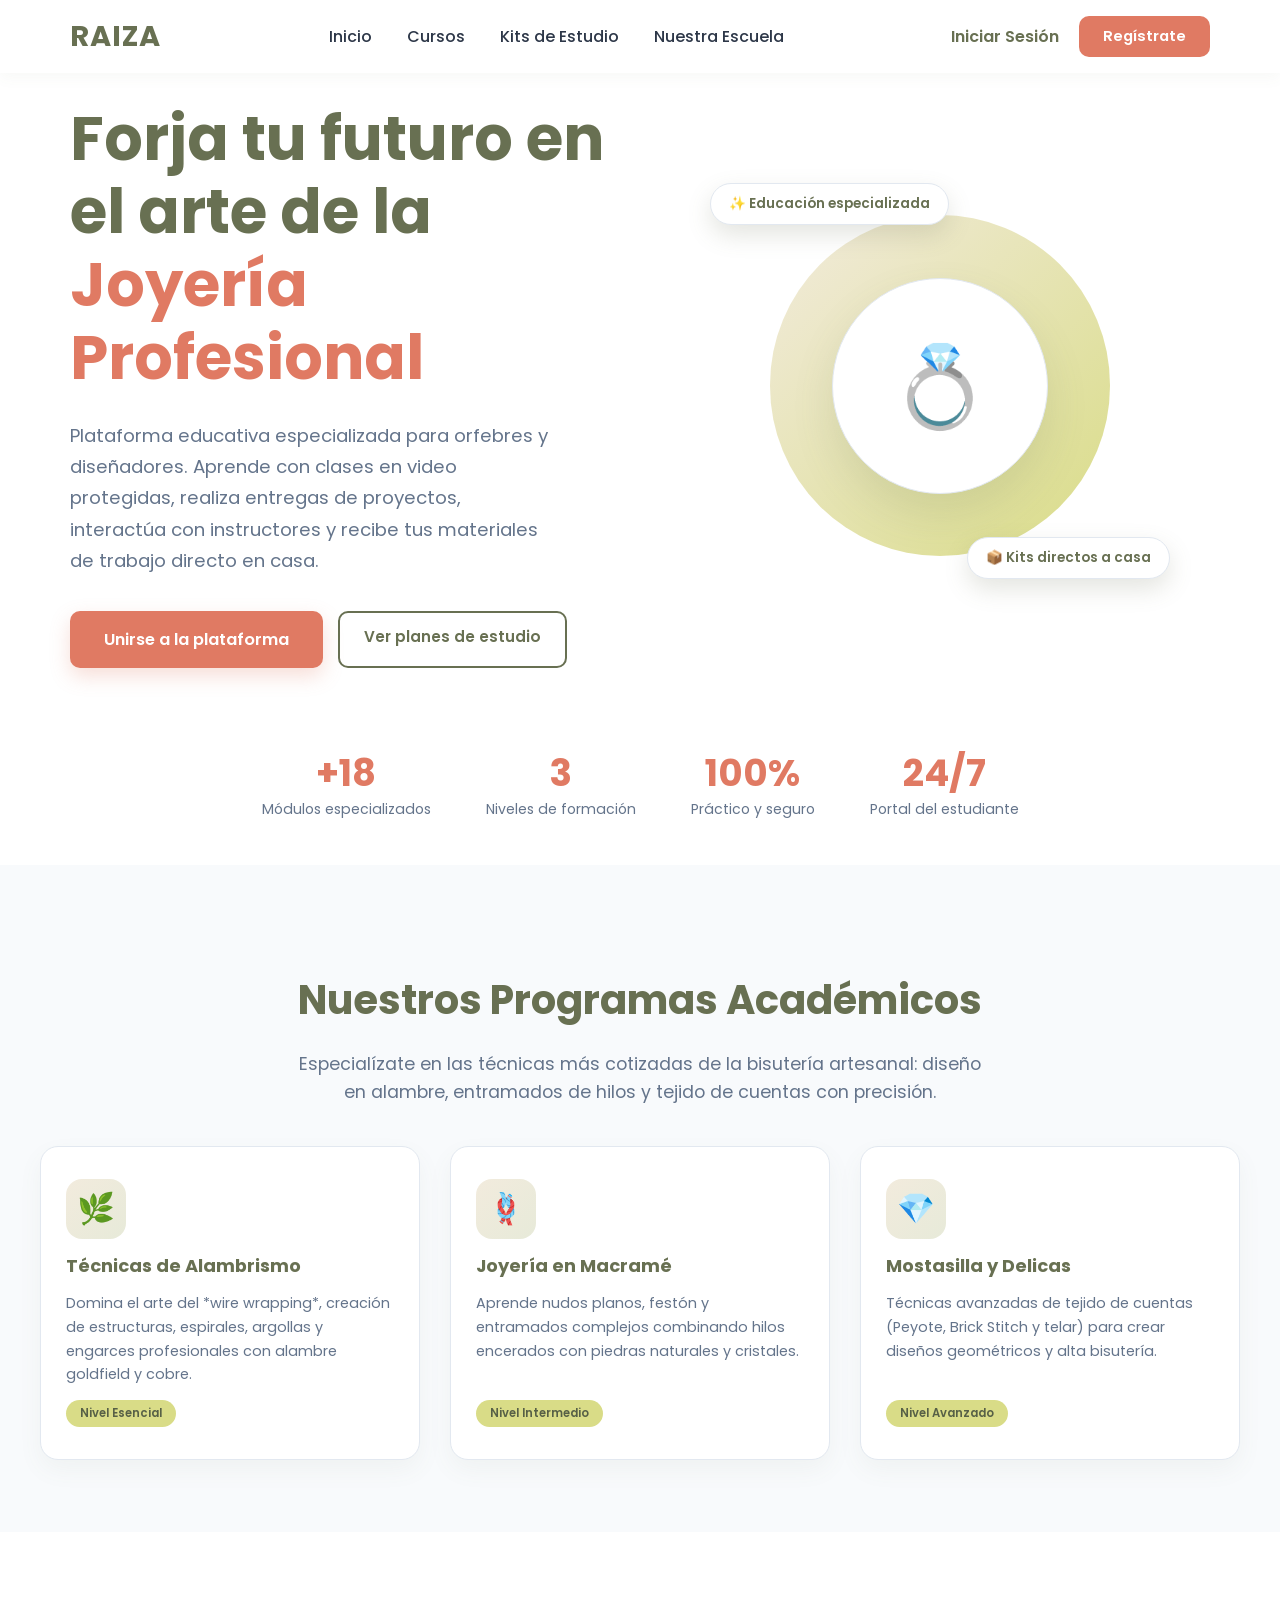
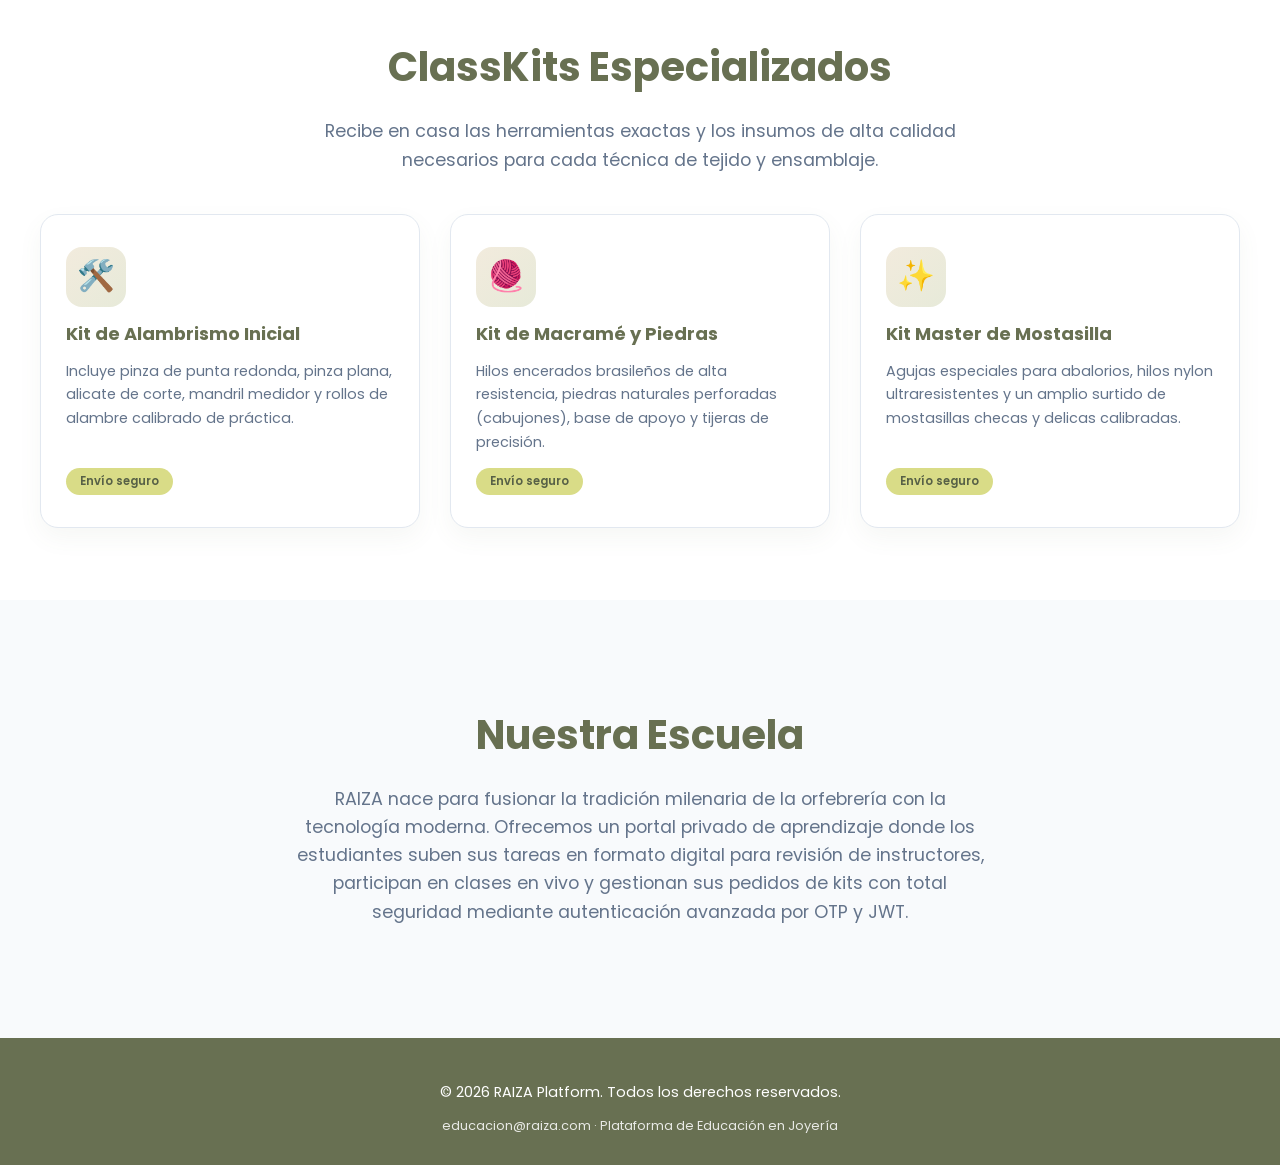
<file: Raiza/index.html>
<!DOCTYPE html>
<html lang="es">
<head>
    <meta charset="UTF-8">
    <meta name="viewport" content="width=device-width, initial-scale=1.0">
    <title>RAIZA - Escuela de Joyería y Orfebrería</title>
    <!-- Evita el 404 de favicon -->
    <link rel="icon" href="data:,">
    <link rel="stylesheet" href="styles.css">
</head>
<body class="body-index">

    <!-- BARRA DE NAVEGACIÓN -->
    <nav class="navbar">
        <div class="nav-container">
            <a href="#inicio" class="nav-logo">RAIZA</a>
            
            <!-- Botón móvil -->
            <button class="mobile-menu-btn" id="btnMenuMovil" aria-label="Abrir menú">☰</button>

            <!-- Menú central -->
            <ul class="nav-menu" id="menuPrincipal">
                <li><a href="#inicio">Inicio</a></li>
                <li><a href="#cursos">Cursos</a></li>
                <li><a href="#catalogo">Kits de Estudio</a></li>
                <li><a href="#nosotros">Nuestra Escuela</a></li>
                
                <!-- Botones que solo aparecen en móvil -->
                <li class="nav-mobile-only"><a href="login.html">Iniciar Sesión</a></li>
                <li class="nav-mobile-only"><a href="login.html?action=register">Regístrate</a></li>
            </ul>

            <!-- Botones de la derecha (Escritorio) -->
            <div class="nav-actions">
                <a href="login.html" class="btn-login-nav">Iniciar Sesión</a>
                <a href="login.html?action=register" class="btn-submit nav-btn-registro">Regístrate</a>
            </div>
        </div>
    </nav>

    <!-- SECCIÓN: INICIO (HERO) -->
    <section id="inicio" class="hero-section">
        <div class="hero-content animacion-entrada">
            <h1>Forja tu futuro en el arte de la <span class="resaltado">Joyería Profesional</span></h1>
            <p>Plataforma educativa especializada para orfebres y diseñadores. Aprende con clases en video protegidas, realiza entregas de proyectos, interactúa con instructores y recibe tus materiales de trabajo directo en casa.</p>
            
            <div class="hero-botones">
                <a href="login.html?action=register" class="btn-submit hero-btn">Unirse a la plataforma</a>
                <a href="#cursos" class="btn-secundario hero-btn-alt">Ver planes de estudio</a>
            </div>
        </div>
        
        <div class="hero-imagen animacion-entrada">
            <div class="hero-visual">
                <div class="hero-circulo hero-circulo-uno"></div>
                <div class="hero-circulo hero-circulo-dos"></div>
                <div class="hero-emoji">💍</div>
                <div class="hero-chip hero-chip-uno">✨ Educación especializada</div>
                <div class="hero-chip hero-chip-dos">📦 Kits directos a casa</div>
            </div>
        </div>
    </section>

    <!-- BANDA DE ESTADÍSTICAS -->
    <section class="banda-estadisticas animacion-entrada">
        <div class="stat-item">
            <div class="stat-numero">+18</div>
            <div class="stat-etiqueta">Módulos especializados</div>
        </div>
        <div class="stat-item">
            <div class="stat-numero">3</div>
            <div class="stat-etiqueta">Niveles de formación</div>
        </div>
        <div class="stat-item">
            <div class="stat-numero">100%</div>
            <div class="stat-etiqueta">Práctico y seguro</div>
        </div>
        <div class="stat-item">
            <div class="stat-numero">24/7</div>
            <div class="stat-etiqueta">Portal del estudiante</div>
        </div>
    </section>

   <!-- SECCIÓN: CURSOS (MÓDULOS ACADÉMICOS) -->
    <section id="cursos" class="seccion-landing bg-claro">
        <div class="contenedor-landing">
            <h2 class="titulo-seccion">Nuestros Programas Académicos</h2>
            <p class="texto-seccion">Especialízate en las técnicas más cotizadas de la bisutería artesanal: diseño en alambre, entramados de hilos y tejido de cuentas con precisión.</p>
            
            <div class="grid-tres-columnas">
                <div class="tarjeta-curso animacion-entrada">
                    <div class="tarjeta-icono">🌿</div>
                    <h3>Técnicas de Alambrismo</h3>
                    <p>Domina el arte del *wire wrapping*, creación de estructuras, espirales, argollas y engarces profesionales con alambre goldfield y cobre.</p>
                    <span class="nivel-badge">Nivel Esencial</span>
                </div>
                <div class="tarjeta-curso animacion-entrada" style="transition-delay: 0.1s;">
                    <div class="tarjeta-icono">🪢</div>
                    <h3>Joyería en Macramé</h3>
                    <p>Aprende nudos planos, festón y entramados complejos combinando hilos encerados con piedras naturales y cristales.</p>
                    <span class="nivel-badge">Nivel Intermedio</span>
                </div>
                <div class="tarjeta-curso animacion-entrada" style="transition-delay: 0.2s;">
                    <div class="tarjeta-icono">💎</div>
                    <h3>Mostasilla y Delicas</h3>
                    <p>Técnicas avanzadas de tejido de cuentas (Peyote, Brick Stitch y telar) para crear diseños geométricos y alta bisutería.</p>
                    <span class="nivel-badge">Nivel Avanzado</span>
                </div>
            </div>
        </div>
    </section>

    <!-- SECCIÓN: CATÁLOGO DE KITS -->
    <section id="catalogo" class="seccion-landing">
        <div class="contenedor-landing">
            <h2 class="titulo-seccion">ClassKits Especializados</h2>
            <p class="texto-seccion">Recibe en casa las herramientas exactas y los insumos de alta calidad necesarios para cada técnica de tejido y ensamblaje.</p>
            
            <div class="grid-tres-columnas">
                <div class="tarjeta-curso animacion-entrada">
                    <div class="tarjeta-icono">🛠️</div>
                    <h3>Kit de Alambrismo Inicial</h3>
                    <p>Incluye pinza de punta redonda, pinza plana, alicate de corte, mandril medidor y rollos de alambre calibrado de práctica.</p>
                    <span class="nivel-badge">Envío seguro</span>
                </div>
                <div class="tarjeta-curso animacion-entrada" style="transition-delay: 0.1s;">
                    <div class="tarjeta-icono">🧶</div>
                    <h3>Kit de Macramé y Piedras</h3>
                    <p>Hilos encerados brasileños de alta resistencia, piedras naturales perforadas (cabujones), base de apoyo y tijeras de precisión.</p>
                    <span class="nivel-badge">Envío seguro</span>
                </div>
                <div class="tarjeta-curso animacion-entrada" style="transition-delay: 0.2s;">
                    <div class="tarjeta-icono">✨</div>
                    <h3>Kit Master de Mostasilla</h3>
                    <p>Agujas especiales para abalorios, hilos nylon ultraresistentes y un amplio surtido de mostasillas checas y delicas calibradas.</p>
                    <span class="nivel-badge">Envío seguro</span>
                </div>
            </div>
        </div>
    </section>

    <!-- SECCIÓN: NOSOTROS -->
    <section id="nosotros" class="seccion-landing bg-claro">
        <div class="contenedor-landing">
            <h2 class="titulo-seccion">Nuestra Escuela</h2>
            <p class="texto-seccion">RAIZA nace para fusionar la tradición milenaria de la orfebrería con la tecnología moderna. Ofrecemos un portal privado de aprendizaje donde los estudiantes suben sus tareas en formato digital para revisión de instructores, participan en clases en vivo y gestionan sus pedidos de kits con total seguridad mediante autenticación avanzada por OTP y JWT.</p>
        </div>
    </section>

    <!-- FOOTER -->
    <footer class="footer-landing">
        <p>&copy; 2026 RAIZA Platform. Todos los derechos reservados.</p>
        <p style="margin: 6px 0 0; opacity: 0.85; font-size: 0.8rem;">educacion@raiza.com &middot; Plataforma de Educación en Joyería</p>
    </footer>

    <!-- Script exclusivo para la página principal -->
    <script src="index.js"></script>
</body>
</html>
</file>
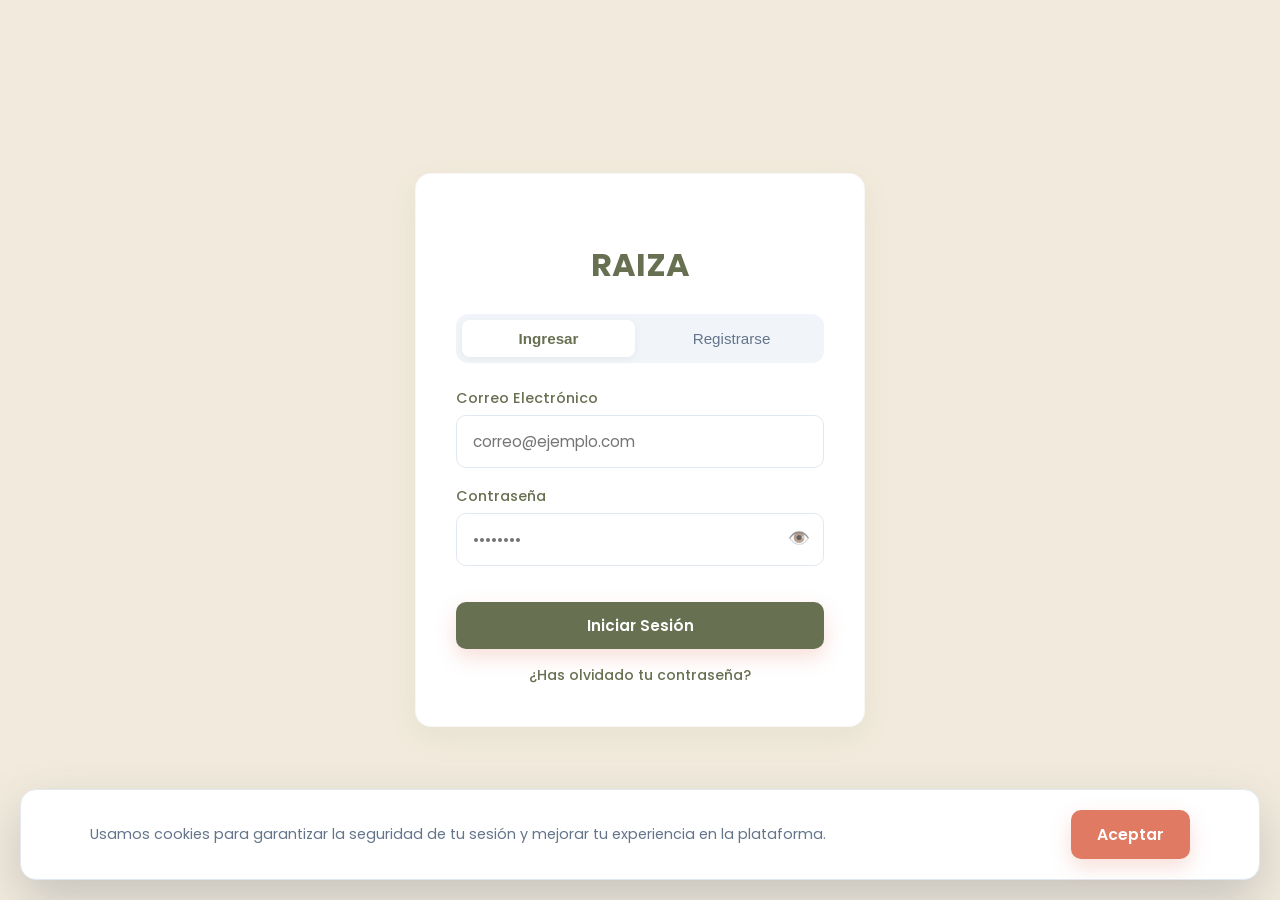
<file: Raiza/admin.html>
<!DOCTYPE html>
<html lang="es">
<head>
    <meta charset="UTF-8">
    <title>Gestión de Usuarios - RAIZA</title>
    <link rel="stylesheet" href="styles.css">
</head>
<body>
    <div class="contenedor">
        <!-- Panel Izquierdo: Formulario -->
        <div class="panel">
            <h2>Registrar / Editar Usuario</h2>
            <form id="formRegistro">
                <label>Nombre:</label> 
                <input type="text" id="nombre" required>
                
                <label>Correo:</label> 
                <input type="email" id="correo" required>
                
                <label>Contraseña:</label> 
                <input type="password" id="contrasena" required>
                
                <label>Rol:</label>
                <select id="rol">
                    <option value="Estudiante">Estudiante</option>
                    <option value="Instructor">Instructor</option>
                    <option value="Administrador">Administrador</option>
                </select>
                
                <button type="submit" id="btnGuardar" style="margin-top:10px;">Guardar Usuario</button>
                <button type="button" id="btnCancelar" style="margin-top:10px; display:none; background-color: #dc3545;">Cancelar Edición</button>
            </form>
        </div>

        <!-- Panel Derecho: Tabla -->
        <div class="panel">
            <h2>Lista de Usuarios</h2>
            <button id="btnCargar" class="btn-secundario">Actualizar Lista</button>
            
            <!-- Contenedor con scroll para la tabla -->
            <div class="contenedor-tabla">
                <table id="tablaUsuarios">
                    <thead>
                        <tr>
                            <th>ID</th>
                            <th>Nombre</th>
                            <th>Correo</th>
                            <th>Rol</th>
                            <th>Estado</th>
                            <th>Acciones</th>
                        </tr>
                    </thead>
                    <tbody>
                        <!-- Los datos se inyectarán aquí con JavaScript -->
                    </tbody>
                </table>
            </div>
        </div>
    </div>
    <script src="app.js"></script>
</body>
</html>
</file>
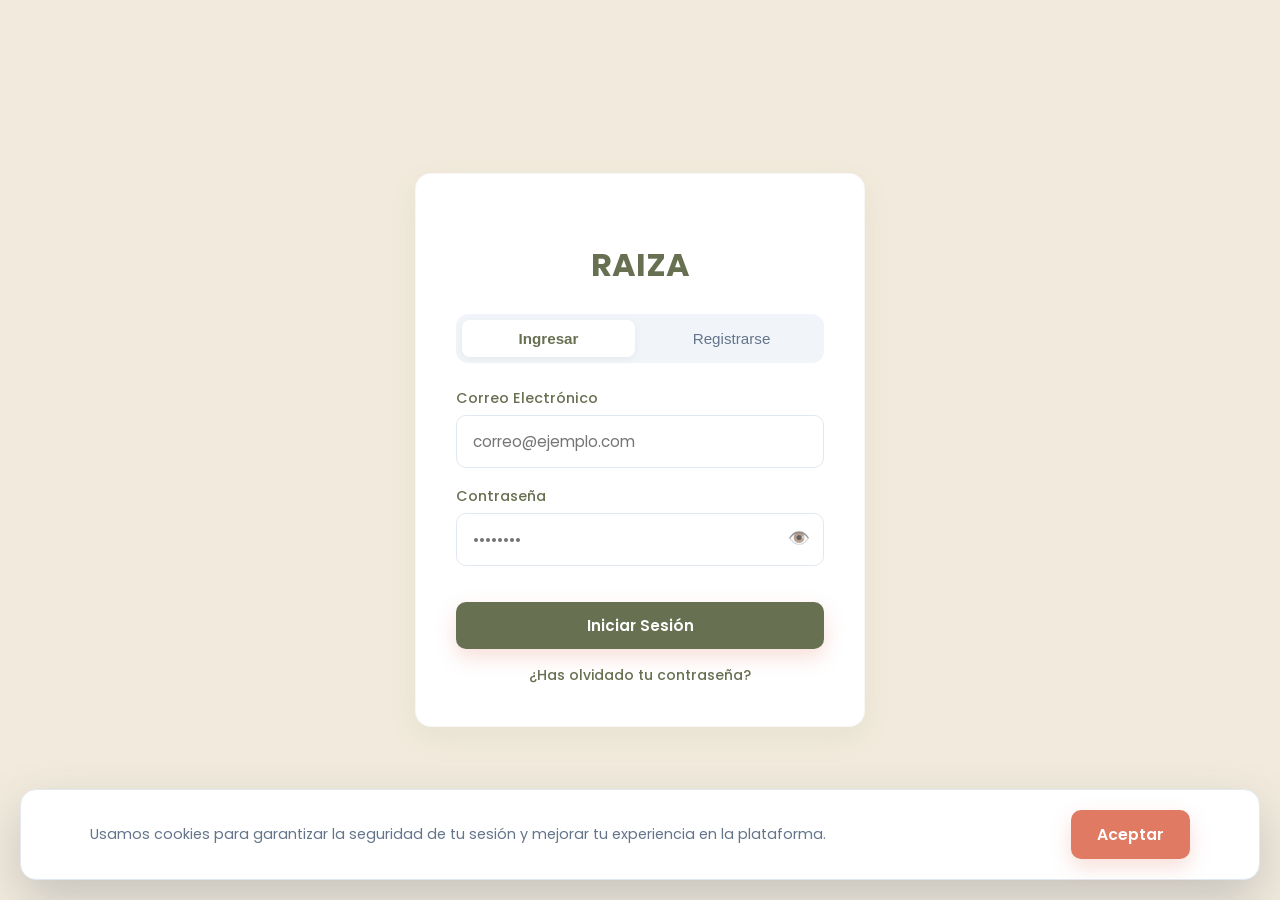
<file: Raiza/login.html>
<!DOCTYPE html>
<html lang="es">
<head>
    <meta charset="UTF-8">
    <meta name="viewport" content="width=device-width, initial-scale=1">
    <title>Iniciar Sesión - RAIZA</title>

    <!-- Evita el 404 de favicon.ico mientras no exista un icono real -->
    <link rel="icon" href="data:,">
    <link rel="stylesheet" href="styles.css">

    <!-- Google reCAPTCHA v2 (hl=es fuerza el idioma español) -->
    <script src="https://www.google.com/recaptcha/api.js?hl=es" async defer></script>
</head>
<body>
    <main class="login-card">
        <h2>RAIZA</h2>

        <!-- Pestañas para cambiar entre Login y Registro -->
        <div class="auth-tabs">
            <button type="button" class="tab-btn activo" id="tabLogin" onclick="cambiarVista('login')">Ingresar</button>
            <button type="button" class="tab-btn" id="tabRegistro" onclick="cambiarVista('registro')">Registrarse</button>
        </div>

        <!-- Oculta por defecto; login.js la muestra con style.display = 'block' -->
        <div id="alertaBox" class="mensaje-alerta" role="alert" aria-live="polite" hidden></div>

        <!-- FORMULARIO DE INICIO DE SESIÓN -->
        <form id="formLogin" onsubmit="enviarLogin(event)">
            <div class="form-group">
                <label for="email">Correo Electrónico</label>
                <input type="email" id="email" name="email" required
                       placeholder="correo@ejemplo.com" autocomplete="email">
            </div>

            <div class="form-group">
                <label for="password">Contraseña</label>
                <div class="input-wrapper">
                    <input type="password" id="password" name="password" required
                           placeholder="••••••••" autocomplete="current-password">
                    <button type="button" class="btn-mostrar-pass" onclick="togglePassword('password', this)" aria-label="Mostrar contraseña">👁️</button>
                </div>
            </div>

            <!-- Site key de PRUEBAS de Google: reemplazar por la real antes de producción -->
            <div class="recaptcha-container">
                <div class="g-recaptcha" data-sitekey="6LeIxAcTAAAAAJcZVRqyHh71UMIEGNQ_MXjiZKhI"></div>
            </div>

            <button type="submit" class="btn-submit">Iniciar Sesión</button>
            
            <div class="extra-links">
                <p><a href="#" onclick="mostrarVistaRecuperar(event)">¿Has olvidado tu contraseña?</a></p>
            </div>
        </form>

        <!-- FORMULARIO DE REGISTRO (Oculto por defecto) -->
        <form id="formRegistro" onsubmit="enviarRegistro(event)" style="display: none;">
            <div class="form-group">
                <label for="regNombre">Nombre Completo</label>
                <input type="text" id="regNombre" name="regNombre" required 
                       placeholder="Tu nombre" autocomplete="name">
            </div>

            <div class="form-group">
                <label for="regEmail">Correo Electrónico</label>
                <input type="email" id="regEmail" name="regEmail" required 
                       placeholder="correo@ejemplo.com" autocomplete="email">
            </div>
            
            <div class="form-group">
                <label for="regPassword">Crea una Contraseña</label>
                <div class="input-wrapper">
                    <input type="password" id="regPassword" name="regPassword" required 
                           placeholder="••••••••" autocomplete="new-password">
                    <button type="button" class="btn-mostrar-pass" onclick="togglePassword('regPassword', this)" aria-label="Mostrar contraseña">👁️</button>
                </div>
            </div>
            
            <button type="submit" class="btn-submit">Crear Cuenta</button>
        </form>
    </main>

    <!-- Banner de Cookies -->
    <div id="cookieBanner" class="cookie-banner" role="region" aria-label="Aviso de cookies">
        <div class="cookie-content">
            <p>Usamos cookies para garantizar la seguridad de tu sesión y mejorar tu experiencia en la plataforma.</p>
            <button type="button" id="btnAceptarCookies" class="btn-submit btn-cookies">Aceptar</button>
        </div>
    </div>

    <script src="login.js"></script>
</body>
</html>
</file>
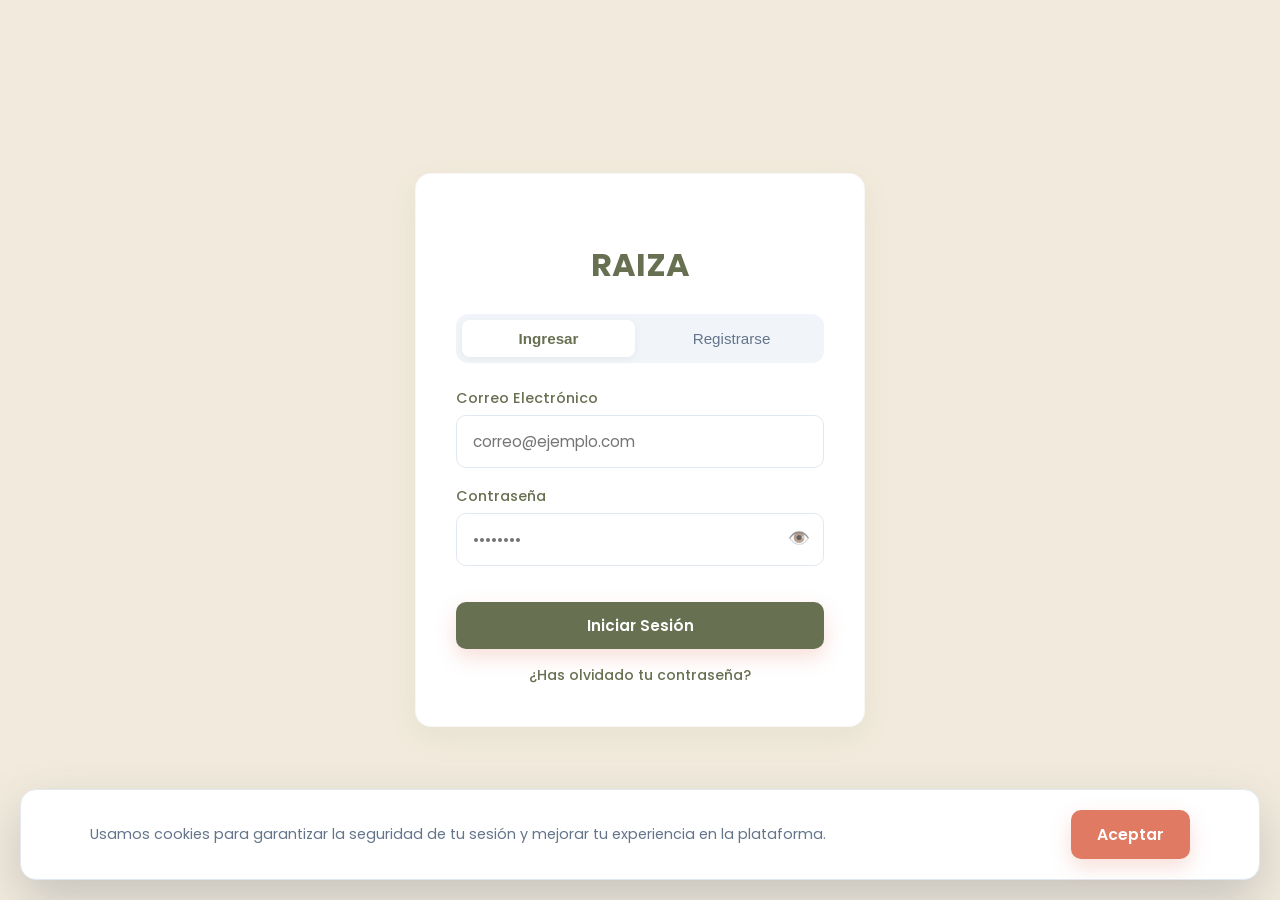
<file: Raiza/portal-admin.html>
<!DOCTYPE html>
<html lang="es">
<head>
    <meta charset="UTF-8">
    <meta name="viewport" content="width=device-width, initial-scale=1">
    <title>Panel de Administración - RAIZA</title>
    <link rel="icon" href="data:,">
    <link rel="stylesheet" href="styles.css">
</head>
<body>
    <div class="dashboard-container">

        <!-- Menú Lateral -->
        <nav class="sidebar">
            <div class="sidebar-header">
                <img src="https://via.placeholder.com/150?text=Admin" alt="Mi Foto" id="imgPerfilSidebar" class="sidebar-foto">
                <h2 class="sidebar-titulo">Administración</h2>
            </div>

            <button class="sidebar-btn activo" onclick="cambiarSeccion('resumen', this)">Resumen General</button>
            <button class="sidebar-btn" onclick="cambiarSeccion('usuarios', this)">Gestión de Usuarios</button>
            <button class="sidebar-btn" onclick="cambiarSeccion('pedidos', this)">Pedidos de Kits</button>

            <button class="sidebar-btn sidebar-btn-logout" onclick="cerrarSesionAdmin()">Cerrar Sesión</button>
        </nav>

        <!-- Área de Contenido Principal -->
        <main class="dashboard-content">

            <!-- SECCIÓN: RESUMEN -->
            <div id="resumen" class="panel seccion-dashboard activa">
                <h2>Panel de Administración</h2>
                <p>Gestiona los usuarios, los roles y el funcionamiento general de la plataforma RAIZA.</p>

                <div class="resumen-grid">
                    <div class="tarjeta-panel-dashboard">
                        <h3 class="tarjeta-titulo">👥 Total de Usuarios</h3>
                        <div class="circulo-progreso" style="width: 120px; height: 120px; background: var(--beige-claro);">
                            <div class="circulo-interno" style="width: 92px; height: 92px;">
                                <span class="circulo-texto" id="statTotalUsuarios" style="font-size: 1.4rem;">–</span>
                            </div>
                        </div>
                        <p class="progreso-subtext">Cuentas registradas</p>
                    </div>

                    <div class="tarjeta-panel-dashboard">
                        <h3 class="tarjeta-titulo">🎓 Estudiantes</h3>
                        <p style="font-size: 2.4rem; font-weight: 700; color: var(--verde-oliva); margin: 10px 0;" id="statEstudiantes">–</p>
                        <p class="progreso-subtext">Estudiantes activos</p>
                    </div>

                    <div class="tarjeta-panel-dashboard">
                        <h3 class="tarjeta-titulo">🧑‍🏫 Instructores</h3>
                        <p style="font-size: 2.4rem; font-weight: 700; color: var(--terracota-coral); margin: 10px 0;" id="statInstructores">–</p>
                        <p class="progreso-subtext">Instructores activos</p>
                    </div>

                    <div class="tarjeta-panel-dashboard">
                        <h3 class="tarjeta-titulo">🛠 Accesos Directos</h3>
                        <div style="display: flex; flex-direction: column; gap: 10px;">
                            <button class="btn-secundario" style="width: 100%; padding: 10px;" onclick="cambiarSeccion('usuarios', document.querySelectorAll('.sidebar-btn')[1])">
                                Registrar nuevo usuario
                            </button>
                            <a href="index.html" class="btn-secundario" style="width: 100%; padding: 10px; box-sizing: border-box; text-decoration: none;">
                                Ver página principal
                            </a>
                        </div>
                    </div>
                </div>
            </div>

            <!-- SECCIÓN: GESTIÓN DE USUARIOS (CRUD) -->
            <div id="usuarios" class="seccion-dashboard">
                <h2>Gestión de Usuarios</h2>
                <p>Registra cuentas, asigna roles (Estudiante, Instructor o Administrador) y administra su estado.</p>

                <div class="contenedor" style="margin-top: 25px;">
                    <!-- Panel Izquierdo: Formulario -->
                    <div class="panel">
                        <h2 id="tituloFormulario">Registrar Usuario</h2>
                        <form id="formRegistro">
                            <label>Nombre:</label>
                            <input type="text" id="nombre" required>

                            <label>Correo:</label>
                            <input type="email" id="correo" required>

                            <label>Contraseña:</label>
                            <input type="password" id="contrasena" required autocomplete="new-password">

                            <label>Rol:</label>
                            <select id="rol">
                                <option value="Estudiante">Estudiante</option>
                                <option value="Instructor">Instructor</option>
                                <option value="Administrador">Administrador</option>
                            </select>

                            <button type="submit" id="btnGuardar" style="margin-top: 16px;">Guardar Usuario</button>
                            <button type="button" id="btnCancelar" class="btn-peligro" style="margin-top: 10px; display: none;">Cancelar Edición</button>
                        </form>
                    </div>

                    <!-- Panel Derecho: Tabla -->
                    <div class="panel">
                        <div style="display: flex; justify-content: space-between; align-items: center; gap: 15px; flex-wrap: wrap;">
                            <h2 style="margin: 0;">Lista de Usuarios</h2>
                            <button id="btnCargar" class="btn-secundario" style="padding: 8px 18px;">Actualizar Lista</button>
                        </div>

                        <div class="contenedor-tabla">
                            <table id="tablaUsuarios">
                                <thead>
                                    <tr>
                                        <th>ID</th>
                                        <th>Nombre</th>
                                        <th>Correo</th>
                                        <th>Rol</th>
                                        <th>Estado</th>
                                        <th>Acciones</th>
                                    </tr>
                                </thead>
                                <tbody>
                                    <!-- Los datos se inyectan con JavaScript (app.js) -->
                                </tbody>
                            </table>
                        </div>
                    </div>
                </div>
            </div>

            <!-- SECCIÓN: PEDIDOS DE KITS -->
            <div id="pedidos" class="seccion-dashboard">
                <h2>Pedidos de Kits</h2>
                <p>Consulta las solicitudes de kits de materiales y actualiza su estado (Enviado, Entregado, Cancelado…) para ir desbloqueando los módulos de los estudiantes.</p>

                <div style="display: flex; justify-content: flex-end; margin-top: 22px;">
                    <button class="btn-secundario" style="padding: 8px 18px;" onclick="cargarPedidos()">Actualizar Lista</button>
                </div>

                <div class="contenedor-tabla" style="margin-top: 12px;">
                    <table id="tablaPedidos">
                        <thead>
                            <tr>
                                <th>Pedido</th>
                                <th>Kit</th>
                                <th>Estudiante</th>
                                <th>Fecha</th>
                                <th>Estado</th>
                                <th>Acciones</th>
                            </tr>
                        </thead>
                        <tbody>
                            <!-- Los datos se inyectan con JavaScript (app.js) -->
                        </tbody>
                    </table>
                </div>
            </div>
        </main>
    </div>

    <script src="app.js"></script>
</body>
</html>
</file>
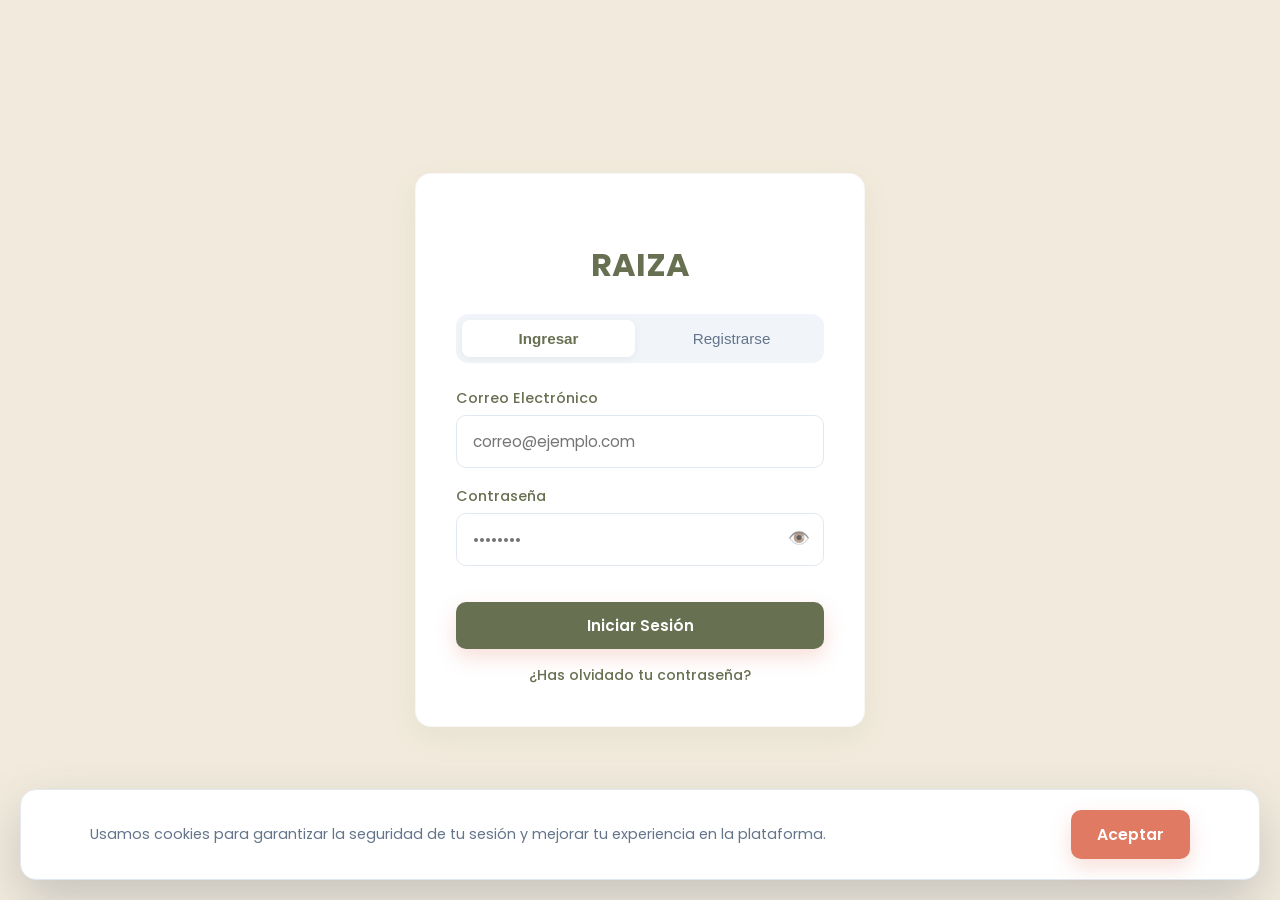
<file: Raiza/portal-instructor.html>
<!DOCTYPE html>
<html lang="es">
<head>
    <meta charset="UTF-8">
    <meta name="viewport" content="width=device-width, initial-scale=1">
    <title>Portal del Instructor - RAIZA</title>
    <link rel="icon" href="data:,">
    <link rel="stylesheet" href="styles.css">
</head>
<body>
    <div class="dashboard-container">

        <!-- Menú Lateral -->
        <nav class="sidebar">
            <div class="sidebar-header">
                <img src="https://via.placeholder.com/150?text=Instructor" alt="Mi Foto" id="imgPerfilSidebar" class="sidebar-foto">
                <h2 class="sidebar-titulo">Portal Instructor</h2>
            </div>

            <button class="sidebar-btn activo" onclick="cambiarSeccion('resumen', this)">Resumen General</button>
            <button class="sidebar-btn" onclick="cambiarSeccion('revision', this)">Revisar Tareas</button>
            <button class="sidebar-btn" onclick="cambiarSeccion('estudiantes', this)">Mis Estudiantes</button>
            <button class="sidebar-btn" onclick="cambiarSeccion('modulos', this)">Módulos Impartidos</button>

            <button class="sidebar-btn sidebar-btn-logout" onclick="cerrarSesionInstructor()">Cerrar Sesión</button>
        </nav>

        <!-- Área de Contenido Principal -->
        <main class="dashboard-content">

            <!-- SECCIÓN: RESUMEN -->
            <div id="resumen" class="seccion-dashboard activa">
                <h2 id="tituloBienvenida">Hola, Instructor</h2>
                <p>Aquí puedes consultar las entregas de tus estudiantes, calificarlas y dar seguimiento a tu grupo.</p>

                <div class="resumen-grid">
                    <div class="tarjeta-panel-dashboard">
                        <h3 class="tarjeta-titulo">🎓 Estudiantes</h3>
                        <p style="font-size: 2.4rem; font-weight: 700; color: var(--verde-oliva); margin: 10px 0;" id="statEstudiantes">–</p>
                        <p class="progreso-subtext">Estudiantes inscritos</p>
                    </div>

                    <div class="tarjeta-panel-dashboard">
                        <h3 class="tarjeta-titulo">📥 Entregas por revisar</h3>
                        <p style="font-size: 2.4rem; font-weight: 700; color: var(--terracota-coral); margin: 10px 0;" id="statPendientes">–</p>
                        <p class="progreso-subtext">Trabajos sin calificar</p>
                    </div>

                    <div class="tarjeta-panel-dashboard">
                        <h3 class="tarjeta-titulo">✅ Entregas calificadas</h3>
                        <p style="font-size: 2.4rem; font-weight: 700; color: var(--verde-exito); margin: 10px 0;" id="statCalificadas">–</p>
                        <p class="progreso-subtext">Trabajos con nota</p>
                    </div>

                    <div class="tarjeta-panel-dashboard">
                        <h3 class="tarjeta-titulo">🧭 Accesos Rápidos</h3>
                        <div style="display: flex; flex-direction: column; gap: 10px;">
                            <button class="btn-secundario" style="width: 100%; padding: 10px;" onclick="cargarEntregasDesdeServidor(); cambiarSeccion('revision', document.querySelectorAll('.sidebar-btn')[1]);">
                                Revisar entregas pendientes
                            </button>
                            <a href="index.html" class="btn-secundario" style="width: 100%; padding: 10px; box-sizing: border-box; text-decoration: none;">
                                Ver página principal
                            </a>
                        </div>
                    </div>
                </div>
            </div>

            <!-- SECCIÓN: REVISIÓN DE TAREAS -->
            <div id="revision" class="seccion-dashboard">
                <h2>Revisión de Tareas y Entregas</h2>
                <p>Aprueba o califica las entregas de tus estudiantes. Al aprobar, el progreso del estudiante se actualiza automáticamente.</p>

                <div class="grid-modulos-tarjetas" id="gridEntregas">
                    <!-- Las entregas se inyectan con JS -->
                </div>
            </div>

            <!-- SECCIÓN: ESTUDIANTES -->
            <div id="estudiantes" class="seccion-dashboard">
                <h2>Mis Estudiantes</h2>
                <p>Listado de los estudiantes registrados en la plataforma.</p>

                <div class="contenedor-tabla">
                    <table>
                        <thead>
                            <tr>
                                <th>ID</th>
                                <th>Nombre</th>
                                <th>Correo</th>
                                <th>Estado</th>
                            </tr>
                        </thead>
                        <tbody id="tablaEstudiantes">
                            <!-- JS inyectará los estudiantes -->
                        </tbody>
                    </table>
                </div>
            </div>

            <!-- SECCIÓN: MÓDULOS -->
            <div id="modulos" class="seccion-dashboard">
                <h2>Módulos Impartidos</h2>
                <p>Programas que guías en la especialidad de Alambrismo.</p>

                <div class="grid-modulos-tarjetas">
                    <div class="tarjeta-modulo-item">
                        <span class="badge-info">Básico</span>
                        <h3 class="modulo-item-titulo">Fundamentos de Alambrismo</h3>
                        <p class="modulo-item-desc">Anillos sencillos, pulseras de nudos y manejo básico de herramientas.</p>
                        <span class="progreso-subtext">6 estudiantes · Semana 1-4</span>
                    </div>
                    <div class="tarjeta-modulo-item">
                        <span class="badge-info">Intermedio</span>
                        <h3 class="modulo-item-titulo">Técnicas de Engaste</h3>
                        <p class="modulo-item-desc">Engaste de gota, dijes entrelazados y acabados de precisión.</p>
                        <span class="progreso-subtext">5 estudiantes · Semana 5-8</span>
                    </div>
                    <div class="tarjeta-modulo-item">
                        <span class="badge-info">Avanzado</span>
                        <h3 class="modulo-item-titulo">Proyectos de Alta Tensión</h3>
                        <p class="modulo-item-desc">Aretes geométricos y colgantes escultóricos con piedras.</p>
                        <span class="progreso-subtext">3 estudiantes · Semana 9-12</span>
                    </div>
                </div>
            </div>
        </main>
    </div>

    <!-- MODAL CALIFICAR ENTREGA -->
    <div id="modalCalificar" class="modal-overlay">
        <div class="modal-content">
            <button class="modal-cerrar" onclick="cerrarModalCalificar()">✕</button>
            <h3 class="modal-titulo">Calificar entrega</h3>

            <label for="notaCalificacion">Nota (0 a 5):</label>
            <input type="number" id="notaCalificacion" min="0" max="5" step="0.1" placeholder="Ej: 4.5">

            <label for="comentarioCalificacion">Retroalimentación para el estudiante (opcional):</label>
            <textarea id="comentarioCalificacion" rows="3" placeholder="Ej: Excelente técnica de engaste, cuida el pulido final..."></textarea>

            <div class="modal-acciones" style="display: flex; gap: 10px; margin-top: 14px;">
                <button type="button" class="btn-peligro" style="flex: 1;" onclick="cerrarModalCalificar()">Cancelar</button>
                <button type="button" style="flex: 1;" onclick="guardarCalificacionModal()">Guardar Nota</button>
            </div>
        </div>
    </div>

    <script src="portal-instructor.js"></script>
</body>
</html>
</file>
<file: Raiza/styles.css>
/* ==========================================================================
   1. IMPORTACIONES Y VARIABLES (Paleta RAIZA)
   ========================================================================== */
@import url('https://fonts.googleapis.com/css2?family=Poppins:wght@300;400;500;600&display=swap');

:root {
    --terracota-coral: #E07A63;
    --terracota-oscuro: #C96A55;
    --verde-lima-suave: #D9DC87;
    --verde-oliva: #687052;
    --verde-oliva-oscuro: #576046;
    --beige-claro: #F2EBDD;
    --blanco: #FFFFFF;
    --texto-oscuro: #2D3748;
    --texto-suave: #64748B;
    --borde-suave: #E2E8F0;
    --gris-fondo: #F8FAFC;
    --rojo-peligro: #DC2626;
    --verde-exito: #16A34A;
    --sombra-suave: 0 10px 25px rgba(104, 112, 82, 0.06);

    /* Espaciado fluido de la página (12px en móvil → 40px en escritorio) */
    --pagina-pad: clamp(12px, 3vw, 40px);
}

/* ==========================================================================
   2. ESTILOS GLOBALES Y RESET
   ========================================================================== */
*,
*::before,
*::after {
    box-sizing: border-box;
}

html {
    scroll-behavior: smooth;
    -webkit-text-size-adjust: 100%;
}

img,
video {
    max-width: 100%;
}

body {
    font-family: 'Poppins', sans-serif;
    background-color: var(--beige-claro);
    color: var(--texto-oscuro);
    margin: 0;
    min-height: 100vh;
    display: flex;
    justify-content: center;
    align-items: center;
    padding: var(--pagina-pad);
    box-sizing: border-box;
}

/* Cuerpo específico para la página principal (Index) */
body.body-index {
    display: block;
    padding: 0;
    background-color: var(--blanco);
}

/* ==========================================================================
   3. PÁGINA PRINCIPAL / LANDING PAGE (INDEX)
   ========================================================================== */
.navbar {
    background-color: var(--blanco);
    box-shadow: 0 4px 15px rgba(104, 112, 82, 0.05);
    position: sticky;
    top: 0;
    z-index: 100;
    padding: 15px 0;
}

.nav-container {
    max-width: 1200px;
    margin: 0 auto;
    display: flex;
    justify-content: space-between;
    align-items: center;
    padding: 0 30px;
}

.nav-logo {
    font-size: 1.8rem;
    font-weight: 700;
    color: var(--verde-oliva);
    text-decoration: none;
    letter-spacing: 1px;
}

.nav-menu {
    list-style: none;
    display: flex;
    gap: clamp(16px, 3vw, 35px);
    margin: 0;
    padding: 0;
}

.nav-menu a {
    text-decoration: none;
    color: var(--texto-oscuro);
    font-weight: 500;
    transition: color 0.3s;
}

.nav-menu a:hover {
    color: var(--terracota-coral);
}

.nav-actions {
    display: flex;
    gap: 20px;
    align-items: center;
}

.btn-login-nav {
    text-decoration: none;
    color: var(--verde-oliva);
    font-weight: 600;
    transition: color 0.3s;
}

.btn-login-nav:hover {
    color: var(--terracota-coral);
}

.nav-btn-registro {
    text-decoration: none;
    padding: 10px 24px;
    display: inline-block;
    text-align: center;
}

.mobile-menu-btn {
    display: none;
    background: transparent;
    border: none;
    font-size: 1.8rem;
    color: var(--verde-oliva);
    cursor: pointer;
}

.nav-mobile-only {
    display: none;
}

/* Hero Section */
.hero-section {
    max-width: 1200px;
    margin: 30px auto 40px;
    padding: 0 clamp(18px, 4vw, 30px);
    display: flex;
    align-items: center;
    gap: clamp(30px, 5vw, 60px);
    min-height: 480px;
}

.hero-content {
    flex: 1;
    display: flex;
    flex-direction: column;
    gap: 25px;
}

.hero-content h1 {
    font-size: clamp(2rem, 1.2rem + 3.6vw, 3.8rem);
    color: var(--verde-oliva);
    line-height: 1.2;
    margin: 0;
}

.hero-content h1 .resaltado {
    color: var(--terracota-coral);
}

.hero-content p {
    font-size: 1.15rem;
    color: #64748B;
    line-height: 1.7;
    margin: 0;
    max-width: 90%;
}

.hero-botones {
    display: flex;
    gap: 15px;
    margin-top: 10px;
}

.hero-btn, .hero-btn-alt {
    text-decoration: none;
    display: inline-block;
    text-align: center;
    width: auto;
    padding: 15px 30px;
    border-radius: 10px;
    font-weight: 600;
}

.hero-btn-alt {
    background-color: transparent;
    color: var(--verde-oliva);
    border: 2px solid var(--verde-oliva);
}

.hero-btn-alt:hover {
    background-color: var(--verde-oliva);
    color: var(--blanco);
}

.hero-imagen {
    flex: 1;
    display: flex;
    justify-content: center;
}

.imagen-placeholder {
    width: 100%;
    height: clamp(280px, 40vw, 500px);
    background-color: var(--beige-claro);
    border-radius: 24px;
    border: 2px dashed var(--verde-lima-suave);
    display: flex;
    align-items: center;
    justify-content: center;
    font-size: 1.3rem;
    color: var(--verde-oliva);
    font-weight: 500;
    box-shadow: 0 20px 40px rgba(104, 112, 82, 0.1);
}

/* Secciones de Contenido */
.seccion-landing {
    padding: clamp(48px, 7vw, 72px) clamp(18px, 4vw, 30px);
    text-align: center;
}

.bg-claro {
    background-color: #F8FAFC;
}

.contenedor-landing {
    max-width: 1200px;
    margin: 0 auto;
}

.titulo-seccion {
    color: var(--verde-oliva);
    font-size: clamp(1.7rem, 1.2rem + 2vw, 2.5rem);
    margin-bottom: 20px;
}

.texto-seccion {
    color: #64748B;
    font-size: 1.1rem;
    max-width: 700px;
    margin: 12px auto 40px auto;
    line-height: 1.6;
}

.grid-tres-columnas {
    display: grid;
    grid-template-columns: repeat(auto-fit, minmax(min(100%, 300px), 1fr));
    gap: 30px;
}

.tarjeta-placeholder {
    background: var(--blanco);
    border: 1px solid #E2E8F0;
    padding: 60px 20px;
    border-radius: 16px;
    font-size: 1.2rem;
    color: var(--verde-oliva);
    font-weight: 600;
    box-shadow: 0 10px 25px rgba(104, 112, 82, 0.05);
    transition: transform 0.3s, border-color 0.3s;
}

.tarjeta-placeholder:hover {
    transform: translateY(-8px);
    border-color: var(--verde-lima-suave);
}

/* Tarjetas de curso y kit enriquecidas (Landing) */
.tarjeta-curso {
    background: var(--blanco);
    border: 1px solid var(--borde-suave);
    border-radius: 18px;
    padding: 32px 25px;
    text-align: left;
    box-shadow: var(--sombra-suave);
    transition: transform 0.3s, box-shadow 0.3s, border-color 0.3s;
    display: flex;
    flex-direction: column;
    gap: 13px;
    box-sizing: border-box;
}

.tarjeta-curso:hover {
    transform: translateY(-8px);
    border-color: var(--verde-lima-suave);
    box-shadow: 0 18px 35px rgba(104, 112, 82, 0.14);
}

.tarjeta-icono {
    width: 60px;
    height: 60px;
    border-radius: 16px;
    background: linear-gradient(135deg, var(--beige-claro) 0%, #E7EAD9 100%);
    display: flex;
    align-items: center;
    justify-content: center;
    font-size: 1.9rem;
    line-height: 1;
}

.tarjeta-curso h3 {
    margin: 0;
    color: var(--verde-oliva);
    font-size: 1.12rem;
}

.tarjeta-curso p {
    margin: 0;
    color: var(--texto-suave);
    font-size: 0.9rem;
    line-height: 1.65;
    flex: 1;
}

.nivel-badge {
    align-self: flex-start;
    display: inline-block;
    background: var(--verde-lima-suave);
    color: var(--verde-oliva-oscuro);
    font-size: 0.72rem;
    font-weight: 600;
    padding: 5px 14px;
    border-radius: 999px;
}

/* Imagen decorativa del hero */
.hero-visual {
    position: relative;
    width: 100%;
    max-width: 460px;
    aspect-ratio: 1 / 1;
    display: flex;
    align-items: center;
    justify-content: center;
}

.hero-circulo {
    position: absolute;
    border-radius: 50%;
}

.hero-circulo-uno {
    width: 74%;
    height: 74%;
    background: linear-gradient(135deg, var(--beige-claro) 0%, var(--verde-lima-suave) 100%);
}

.hero-circulo-dos {
    width: 47%;
    height: 47%;
    background: var(--blanco);
    border: 1px solid var(--borde-suave);
    box-shadow: 0 20px 40px rgba(104, 112, 82, 0.15);
}

.hero-emoji {
    font-size: clamp(3rem, 12vw, 5rem);
    z-index: 1;
    animation: flotar 4s ease-in-out infinite;
}

@keyframes flotar {
    0%, 100% { transform: translateY(0); }
    50% { transform: translateY(-14px); }
}

.hero-chip {
    position: absolute;
    background: var(--blanco);
    border: 1px solid var(--borde-suave);
    border-radius: 999px;
    padding: 10px 18px;
    font-weight: 600;
    font-size: 0.85rem;
    color: var(--verde-oliva);
    box-shadow: 0 10px 25px rgba(104, 112, 82, 0.18);
}

.hero-chip-uno {
    top: 6%;
    left: 0;
}

.hero-chip-dos {
    bottom: 8%;
    right: 0;
}

/* Banda de estadísticas */
.banda-estadisticas {
    max-width: 1200px;
    margin: 0 auto;
    padding: 45px clamp(18px, 4vw, 30px);
    display: flex;
    justify-content: center;
    align-items: center;
    gap: clamp(24px, 5vw, 55px);
    flex-wrap: wrap;
}

.stat-item {
    text-align: center;
}

.stat-numero {
    font-size: 2.3rem;
    font-weight: 700;
    color: var(--terracota-coral);
    line-height: 1.1;
}

.stat-etiqueta {
    color: var(--texto-suave);
    font-size: 0.88rem;
    margin-top: 5px;
}

.footer-landing {
    background-color: var(--verde-oliva);
    color: var(--blanco);
    text-align: center;
    padding: 30px 20px;
    font-size: 0.9rem;
}


/* ==========================================================================
   4. AUTENTICACIÓN Y LOGIN (Formularios y Pestañas)
   ========================================================================== */
.login-card {
    background: var(--blanco);
    padding: clamp(24px, 5vw, 40px);
    border-radius: 16px;
    width: 100%;
    max-width: 450px;
    box-shadow: 0 10px 30px rgba(104, 112, 82, 0.08);
    border: 1px solid rgba(104, 112, 82, 0.05);
    text-align: center;
    box-sizing: border-box;
}

.login-card h2 {
    color: var(--verde-oliva);
    font-size: 2rem;
    margin-bottom: 25px;
}

/* Pestañas de Login y Registro */
.auth-tabs {
    display: flex;
    gap: 10px;
    margin-bottom: 25px;
    background-color: #F1F5F9;
    padding: 6px;
    border-radius: 12px;
}

.tab-btn {
    flex: 1;
    padding: 10px;
    background: transparent;
    border: none;
    border-radius: 8px;
    font-size: 0.95rem;
    font-weight: 500;
    color: #64748B;
    cursor: pointer;
    transition: all 0.3s ease;
}

.tab-btn.activo {
    background: var(--blanco);
    color: var(--verde-oliva);
    box-shadow: 0 2px 8px rgba(0,0,0,0.05);
    font-weight: 600;
}

.login-card .form-group {
    text-align: left;
    margin-bottom: 18px;
    display: flex;
    flex-direction: column;
    gap: 6px;
}

.login-card .form-group label {
    font-weight: 500;
    color: var(--verde-oliva);
    font-size: 0.9rem;
}

.login-card .form-group input {
    padding: 14px 16px;
    border: 1px solid #E2E8F0;
    border-radius: 10px;
    font-family: inherit;
    font-size: 0.95rem;
    background-color: var(--blanco);
    width: 100%;
    box-sizing: border-box;
    color: var(--texto-oscuro);
}

.login-card .form-group input:focus {
    outline: none;
    border-color: var(--terracota-coral);
}

/* Contenedor del input con botón de mostrar contraseña */
.input-wrapper {
    position: relative;
    display: flex;
}

.input-wrapper input {
    padding-right: 48px;
}

.btn-mostrar-pass {
    position: absolute;
    right: 8px;
    top: 50%;
    transform: translateY(-50%);
    background: transparent;
    border: none;
    font-size: 1.1rem;
    cursor: pointer;
    padding: 6px;
    line-height: 1;
    opacity: 0.7;
    transition: opacity 0.2s;
}

.btn-mostrar-pass:hover {
    opacity: 1;
}

/* Alertas dentro de la tarjeta de login */
.mensaje-alerta {
    background-color: #FEF3C7;
    border: 1px solid #FDE68A;
    color: #92400E;
    border-radius: 10px;
    padding: 12px 16px;
    font-size: 0.9rem;
    text-align: left;
    margin-bottom: 18px;
    line-height: 1.5;
}

.recaptcha-container {
    display: flex;
    justify-content: center;
    margin-bottom: 18px;
    overflow: hidden;
}

.extra-links {
    margin-top: 16px;
    font-size: 0.88rem;
}

.extra-links p {
    margin: 0;
}

.extra-links a {
    color: var(--verde-oliva);
    text-decoration: none;
    font-weight: 500;
}

.extra-links a:hover {
    color: var(--terracota-coral);
}

/* Vista OTP (código de 6 dígitos) */
.otp-descripcion {
    color: var(--texto-suave);
    font-size: 0.95rem;
    line-height: 1.6;
    margin: 0 0 20px;
}

.otp-label-center {
    text-align: center;
}

.otp-input-field {
    text-align: center;
    font-size: 1.8rem !important;
    letter-spacing: 12px;
    font-weight: 600;
}

.otp-btn-margin {
    margin-top: 5px;
}

.otp-reintentar-text {
    color: var(--texto-suave);
    font-size: 0.88rem;
}

/* Banner de cookies */
.cookie-banner {
    position: fixed;
    left: 20px;
    right: 20px;
    bottom: 20px;
    transform: translateY(calc(100% + 40px));
    visibility: hidden;
    background: var(--blanco);
    border: 1px solid var(--borde-suave);
    border-radius: 16px;
    box-shadow: 0 20px 50px rgba(45, 55, 72, 0.22);
    padding: 20px 25px;
    z-index: 1000;
    transition: transform 0.5s ease, visibility 0s linear 0.5s;
}

.cookie-banner.mostrar {
    transform: translateY(0);
    visibility: visible;
    transition: transform 0.5s ease, visibility 0s;
}

.cookie-content {
    display: flex;
    align-items: center;
    justify-content: space-between;
    gap: 20px;
    max-width: 1100px;
    margin: 0 auto;
}

.cookie-content p {
    margin: 0;
    font-size: 0.9rem;
    color: var(--texto-suave);
    line-height: 1.5;
}

.btn-cookies {
    width: auto;
    padding: 10px 28px;
    flex-shrink: 0;
}

/* ==========================================================================
   5. BOTONES GLOBALES
   ========================================================================== */
.btn-submit {
    display: inline-block;
    background-color: var(--terracota-coral);
    color: var(--blanco);
    border: none;
    border-radius: 10px;
    padding: 13px 26px;
    font-family: inherit;
    font-size: 0.98rem;
    font-weight: 600;
    cursor: pointer;
    text-align: center;
    text-decoration: none;
    transition: background-color 0.3s, transform 0.2s, box-shadow 0.3s;
    box-shadow: 0 8px 20px rgba(224, 122, 99, 0.25);
}

.btn-submit:hover {
    background-color: var(--terracota-oscuro);
    transform: translateY(-2px);
}

.btn-submit:active {
    transform: translateY(0);
}

.btn-submit:disabled {
    opacity: 0.6;
    cursor: not-allowed;
    transform: none;
}

/* Los botones dentro de formularios ocupan todo el ancho */
form .btn-submit {
    display: block;
    width: 100%;
}

/* Excepciones: mantienen su propio tamaño */
.nav-actions .btn-submit {
    padding: 10px 24px;
    font-size: 0.92rem;
    box-shadow: none;
}

.hero-btn,
.hero-btn-alt {
    padding: 16px 34px;
    font-size: 1.02rem;
    box-shadow: 0 8px 20px rgba(224, 122, 99, 0.25);
}

.hero-btn-alt {
    box-shadow: none;
}

.btn-secundario {
    display: inline-block;
    background: transparent;
    color: var(--verde-oliva);
    border: 2px solid var(--verde-oliva);
    border-radius: 10px;
    padding: 12px 24px;
    font-family: inherit;
    font-size: 0.95rem;
    font-weight: 600;
    cursor: pointer;
    text-align: center;
    text-decoration: none;
    transition: background-color 0.3s, color 0.3s;
}

.btn-secundario:hover {
    background-color: var(--verde-oliva);
    color: var(--blanco);
}

.btn-peligro {
    display: inline-block;
    background: transparent;
    color: var(--rojo-peligro);
    border: 2px solid var(--rojo-peligro);
    border-radius: 10px;
    padding: 12px 24px;
    font-family: inherit;
    font-size: 0.95rem;
    font-weight: 600;
    cursor: pointer;
    text-align: center;
    transition: background-color 0.3s, color 0.3s;
}

.btn-peligro:hover {
    background-color: var(--rojo-peligro);
    color: var(--blanco);
}

/* Botones genéricos de formulario (perfil, checkout, tareas, admin) */
button[type="submit"] {
    background-color: var(--verde-oliva);
    color: var(--blanco);
    border: none;
    border-radius: 10px;
    padding: 12px 24px;
    font-family: inherit;
    font-size: 0.95rem;
    font-weight: 600;
    cursor: pointer;
    transition: background-color 0.3s, transform 0.2s;
}

button[type="submit"]:hover {
    background-color: var(--verde-oliva-oscuro);
    transform: translateY(-1px);
}

button[type="submit"]:disabled {
    opacity: 0.6;
    cursor: not-allowed;
}

/* ==========================================================================
   6. PÁGINA DE ADMINISTRACIÓN (CRUD de usuarios)
   ========================================================================== */
.contenedor {
    width: 100%;
    max-width: 1250px;
    margin: 0 auto;
    display: grid;
    grid-template-columns: 360px 1fr;
    gap: 30px;
    align-items: start;
}

.panel {
    background: var(--blanco);
    border: 1px solid var(--borde-suave);
    border-radius: 16px;
    padding: 30px;
    box-shadow: var(--sombra-suave);
    box-sizing: border-box;
}

.panel h2 {
    color: var(--verde-oliva);
    font-size: 1.35rem;
    margin: 0 0 20px;
}

.panel label {
    display: block;
    font-weight: 500;
    color: var(--verde-oliva);
    font-size: 0.88rem;
    margin: 14px 0 6px;
}

.panel input,
.panel select,
.panel textarea {
    width: 100%;
    padding: 12px 14px;
    border: 1px solid var(--borde-suave);
    border-radius: 10px;
    font-family: inherit;
    font-size: 0.93rem;
    background: var(--blanco);
    color: var(--texto-oscuro);
    box-sizing: border-box;
    transition: border-color 0.2s;
}

.panel input:focus,
.panel select:focus,
.panel textarea:focus {
    outline: none;
    border-color: var(--terracota-coral);
}

.panel input:disabled {
    background: var(--gris-fondo);
    color: var(--texto-suave);
}

/* Tablas dentro de contenedores con scroll */
.contenedor-tabla {
    max-height: 460px;
    overflow: auto;
    margin-top: 18px;
    border: 1px solid var(--borde-suave);
    border-radius: 12px;
}

.contenedor-tabla table {
    width: 100%;
    border-collapse: collapse;
    font-size: 0.88rem;
    min-width: 560px;
}

.contenedor-tabla th,
.contenedor-tabla td {
    padding: 12px 14px;
    text-align: left;
    border-bottom: 1px solid #EDF2F7;
    white-space: nowrap;
}

.contenedor-tabla thead th {
    background: var(--verde-oliva);
    color: var(--blanco);
    font-weight: 600;
    position: sticky;
    top: 0;
    z-index: 1;
}

.contenedor-tabla tbody tr:hover {
    background: var(--gris-fondo);
}

.contenedor-tabla tbody tr:last-child td {
    border-bottom: none;
}

/* ==========================================================================
   7. PORTALES (Dashboard con menú lateral)
   ========================================================================== */
.dashboard-container {
    --sidebar-w: clamp(220px, 22vw, 280px);

    display: flex;
    width: 100%;
    max-width: 1440px;
    margin: 0 auto;
    /* La columna verde se pinta en el contenedor: así SIEMPRE llega hasta
       abajo, sin importar cuánto contenido tenga la página */
    background: linear-gradient(
        to right,
        var(--verde-oliva) var(--sidebar-w),
        var(--gris-fondo) var(--sidebar-w)
    );
    border-radius: 20px;
    overflow: hidden;
    overflow: clip; /* permite que la barra lateral quede fija (sticky) */
    box-shadow: 0 25px 60px rgba(104, 112, 82, 0.18);
    min-height: calc(100vh - 2 * var(--pagina-pad));
    min-height: calc(100dvh - 2 * var(--pagina-pad));
    box-sizing: border-box;
}

/* --- Menú lateral --- */
.sidebar {
    width: var(--sidebar-w);
    flex: 0 0 var(--sidebar-w);
    display: flex;
    flex-direction: column;
    gap: 8px;
    padding: 24px 16px;
    background: var(--verde-oliva);
    box-sizing: border-box;

    /* Fija mientras se hace scroll, con la altura exacta de la pantalla */
    position: sticky;
    top: var(--pagina-pad);
    align-self: flex-start;
    height: calc(100vh - 2 * var(--pagina-pad));
    height: calc(100dvh - 2 * var(--pagina-pad));
    overflow-y: auto;
    overscroll-behavior: contain;
}

.sidebar-header {
    text-align: center;
    padding-bottom: 18px;
    border-bottom: 1px solid rgba(255, 255, 255, 0.15);
    margin-bottom: 12px;
    flex-shrink: 0;
}

.sidebar-foto {
    display: block;
    width: 90px;
    height: 90px;
    margin: 0 auto;
    border-radius: 50%;
    object-fit: cover;
    border: 3px solid var(--verde-lima-suave);
    background: var(--beige-claro);
}

.sidebar-titulo {
    color: var(--blanco);
    font-size: 1.1rem;
    margin: 12px 0 0;
    overflow-wrap: anywhere;
}

/* Todos los botones: mismo ancho, misma altura mínima, texto alineado */
.sidebar-btn {
    display: flex;
    align-items: center;
    width: 100%;
    min-height: 46px;
    flex-shrink: 0;
    box-sizing: border-box;
    text-align: left;
    line-height: 1.3;
    background: rgba(255, 255, 255, 0.08);
    border: none;
    color: #EAF0E4;
    padding: 10px 14px;
    border-radius: 10px;
    font-family: inherit;
    font-size: 0.92rem;
    font-weight: 500;
    cursor: pointer;
    transition: background-color 0.25s, color 0.25s;
}

.sidebar-btn:hover {
    background: rgba(255, 255, 255, 0.18);
}

.sidebar-btn:focus-visible {
    outline: 2px solid var(--verde-lima-suave);
    outline-offset: 2px;
}

.sidebar-btn.activo {
    background: var(--terracota-coral);
    color: var(--blanco);
    font-weight: 600;
    box-shadow: 0 6px 15px rgba(224, 122, 99, 0.35);
}

.sidebar-btn-logout {
    margin-top: auto;
    background: rgba(224, 122, 99, 0.25);
    color: #FFE9E2;
}

.sidebar-btn-logout:hover {
    background: var(--terracota-coral);
}

/* --- Área de contenido --- */
.dashboard-content {
    flex: 1;
    padding: clamp(16px, 3vw, 34px);
    min-width: 0;
    box-sizing: border-box;
}

.seccion-dashboard {
    display: none;
}

.seccion-dashboard.activa {
    display: block;
    animation: aparecer 0.35s ease;
}

/* Mismo aspecto de tarjeta en los tres portales (estudiante, instructor, etc.) */
.dashboard-content > .seccion-dashboard {
    background: var(--blanco);
    border: 1px solid var(--borde-suave);
    border-radius: 16px;
    padding: clamp(18px, 3vw, 30px);
    box-shadow: var(--sombra-suave);
    box-sizing: border-box;
}

.seccion-dashboard > h2 {
    color: var(--verde-oliva);
    font-size: 1.6rem;
    margin: 0 0 8px;
}

.seccion-dashboard > p {
    color: var(--texto-suave);
    font-size: 0.98rem;
    line-height: 1.6;
    margin: 0;
}

@keyframes aparecer {
    from { opacity: 0; transform: translateY(12px); }
    to { opacity: 1; transform: translateY(0); }
}

/* --- Tarjetas del resumen --- */
.resumen-grid {
    display: grid;
    grid-template-columns: repeat(auto-fit, minmax(min(100%, 240px), 1fr));
    gap: 20px;
    margin-top: 20px;
}

.tarjeta-panel-dashboard {
    background: var(--blanco);
    border: 1px solid var(--borde-suave);
    border-radius: 16px;
    padding: 22px;
    box-shadow: var(--sombra-suave);
    box-sizing: border-box;
}

.tarjeta-titulo {
    color: var(--verde-oliva);
    font-size: 1.02rem;
    margin: 0 0 15px;
    font-weight: 600;
}

.comentarios-full {
    grid-column: 1 / -1;
}

/* Círculo de progreso */
.tarjeta-progreso {
    text-align: center;
}

.circulo-progreso {
    width: 150px;
    height: 150px;
    border-radius: 50%;
    background: conic-gradient(var(--terracota-coral) 0deg, var(--beige-claro) 0deg);
    display: flex;
    align-items: center;
    justify-content: center;
    margin: 12px auto;
    transition: background 0.6s ease;
}

.circulo-interno {
    width: 112px;
    height: 112px;
    background: var(--blanco);
    border-radius: 50%;
    display: flex;
    align-items: center;
    justify-content: center;
}

.circulo-texto {
    font-size: 1.75rem;
    font-weight: 700;
    color: var(--verde-oliva);
}

.progreso-subtext {
    color: var(--texto-suave);
    font-size: 0.83rem;
    margin: 0;
}

/* Listas del resumen */
.lista-dashboard {
    list-style: none;
    margin: 0;
    padding: 0;
    display: flex;
    flex-direction: column;
    gap: 12px;
}

.lista-dashboard li {
    background: var(--gris-fondo);
    border-radius: 10px;
    padding: 12px 14px;
    border-left: 4px solid var(--verde-lima-suave);
}

.item-clase-principal {
    border-left-color: var(--terracota-coral) !important;
}

.item-clase-secundaria {
    border-left-color: var(--verde-oliva) !important;
}

.item-tarea-pendiente {
    border-left-color: var(--terracota-coral) !important;
}

.item-titulo {
    font-weight: 600;
    color: var(--texto-oscuro);
    font-size: 0.93rem;
}

.item-subtext {
    color: var(--texto-suave);
    font-size: 0.82rem;
    margin-top: 3px;
}

.item-alerta {
    color: var(--terracota-coral);
    font-size: 0.8rem;
    font-weight: 500;
    margin-top: 3px;
}

/* Comentarios del instructor */
.comentario-caja {
    background: var(--gris-fondo);
    border-radius: 12px;
    padding: 18px;
    border-left: 4px solid var(--verde-lima-suave);
}

.comentario-header {
    display: flex;
    justify-content: space-between;
    align-items: baseline;
    gap: 10px;
    flex-wrap: wrap;
    margin-bottom: 8px;
}

.comentario-autor {
    font-weight: 600;
    color: var(--verde-oliva);
    font-size: 0.9rem;
}

.comentario-fecha {
    color: #94A3B8;
    font-size: 0.78rem;
}

.comentario-texto {
    margin: 0;
    color: var(--texto-suave);
    font-size: 0.92rem;
    line-height: 1.65;
    font-style: italic;
}

/* --- Perfil --- */
.perfil-grid-principal {
    display: grid;
    grid-template-columns: minmax(280px, 330px) 1fr;
    gap: 25px;
    margin-top: 28px;
    align-items: start;
}

.perfil-col-izq,
.perfil-col-der {
    display: flex;
    flex-direction: column;
    gap: 25px;
    min-width: 0;
}

.tarjeta-ajustes {
    background: var(--blanco);
    border: 1px solid var(--borde-suave);
    border-radius: 16px;
    padding: 25px;
    box-shadow: var(--sombra-suave);
    box-sizing: border-box;
}

.tarjeta-ajustes h3 {
    color: var(--verde-oliva);
    font-size: 1.02rem;
    margin: 0 0 18px;
}

.perfil-foto-wrapper {
    display: flex;
    justify-content: center;
    margin: 15px 0;
}

.perfil-foto-img {
    width: 160px;
    height: 160px;
    border-radius: 50%;
    object-fit: cover;
    border: 4px solid var(--beige-claro);
    box-shadow: 0 10px 25px rgba(104, 112, 82, 0.18);
}

.foto-acciones {
    display: flex;
    gap: 10px;
}

#formPerfil {
    display: flex;
    flex-direction: column;
}

.form-grid-2 {
    display: grid;
    grid-template-columns: 1fr 1fr;
    gap: 0 18px;
}

/* Toggles de privacidad */
.toggle-container {
    display: flex;
    justify-content: space-between;
    align-items: center;
    gap: 15px;
    padding: 14px 0;
    border-bottom: 1px solid #EDF2F7;
}

.toggle-container:last-of-type {
    border-bottom: none;
}

.toggle-label {
    display: flex;
    flex-direction: column;
    gap: 2px;
}

.toggle-label > span:first-child {
    font-weight: 600;
    font-size: 0.9rem;
    color: var(--texto-oscuro);
}

.toggle-desc {
    color: #94A3B8;
    font-size: 0.78rem;
}

.switch {
    position: relative;
    display: inline-block;
    width: 46px;
    height: 26px;
    flex-shrink: 0;
}

/* Los inputs dentro del switch no heredan los estilos de formulario */
.panel .switch input,
.switch input {
    opacity: 0;
    width: 0;
    height: 0;
    padding: 0;
    margin: 0;
    border: none;
}

.slider {
    position: absolute;
    inset: 0;
    background: #CBD5E1;
    border-radius: 26px;
    transition: background-color 0.3s;
    cursor: pointer;
}

.slider::before {
    content: "";
    position: absolute;
    width: 20px;
    height: 20px;
    left: 3px;
    top: 3px;
    background: var(--blanco);
    border-radius: 50%;
    transition: transform 0.3s;
    box-shadow: 0 2px 4px rgba(0, 0, 0, 0.2);
}

.switch input:checked + .slider {
    background: var(--verde-oliva);
}

.switch input:checked + .slider::before {
    transform: translateX(20px);
}

/* --- Módulos y niveles --- */
.tabs-niveles {
    display: flex;
    flex-wrap: wrap;
    gap: 8px;
    margin: 20px 0;
    background: #EDF2F7;
    padding: 6px;
    border-radius: 12px;
    width: fit-content;
}

.btn-nivel {
    padding: 10px 28px;
    border: none;
    background: transparent;
    border-radius: 8px;
    font-family: inherit;
    font-size: 0.92rem;
    font-weight: 600;
    color: var(--texto-suave);
    cursor: pointer;
    transition: background-color 0.25s, color 0.25s;
}

.btn-nivel.activo-nivel {
    background: var(--blanco);
    color: var(--verde-oliva);
    box-shadow: 0 2px 8px rgba(0, 0, 0, 0.07);
}

.contenedor-nivel {
    display: none;
}

.contenedor-nivel.activo-contenido {
    display: block;
    animation: aparecer 0.3s ease;
}

.grid-modulos-tarjetas {
    display: grid;
    grid-template-columns: repeat(auto-fit, minmax(min(100%, 300px), 1fr));
    gap: 20px;
}

.tarjeta-modulo-item {
    background: var(--blanco);
    border: 1px solid var(--borde-suave);
    border-radius: 16px;
    padding: 22px;
    display: flex;
    flex-direction: column;
    gap: 15px;
    box-shadow: var(--sombra-suave);
    box-sizing: border-box;
}

.modulo-item-titulo {
    margin: 0;
    color: var(--verde-oliva);
    font-size: 1.03rem;
    line-height: 1.4;
}

.modulo-item-desc {
    color: var(--texto-suave);
    font-size: 0.88rem;
    line-height: 1.6;
    margin: 0;
}

.visor-multimedia {
    background: #0F172A;
    border-radius: 12px;
    overflow: hidden;
    aspect-ratio: 16 / 9;
    display: flex;
    align-items: center;
    justify-content: center;
}

.visor-multimedia video {
    width: 100%;
    height: 100%;
    object-fit: cover;
    display: block;
}

/* Mensaje cuando el video no está disponible */
.video-no-disponible {
    color: #94A3B8;
    text-align: center;
    font-size: 0.85rem;
    padding: 20px;
    line-height: 1.6;
}

.video-no-disponible span {
    font-size: 1.8rem;
    display: block;
    margin-bottom: 8px;
}

/* Avisos y badges */
.aviso-integracion-box {
    border: 2px dashed var(--verde-lima-suave);
    background: #FFFDF5;
    border-radius: 16px;
    padding: 40px 25px;
    text-align: center;
    margin-top: 25px;
}

.aviso-icono {
    font-size: 2.4rem;
    margin-bottom: 10px;
}

.aviso-titulo {
    color: var(--verde-oliva);
    font-size: 1.2rem;
    margin: 0 0 10px;
}

.aviso-descripcion {
    color: var(--texto-suave);
    font-size: 0.95rem;
    line-height: 1.65;
    max-width: 650px;
    margin: 0 auto 15px;
}

.badge-proximamente {
    display: inline-block;
    background: var(--verde-lima-suave);
    color: var(--verde-oliva-oscuro);
    font-weight: 600;
    font-size: 0.78rem;
    padding: 6px 18px;
    border-radius: 999px;
}

.badge-pendiente,
.badge-entregada,
.badge-info {
    display: inline-block;
    padding: 4px 12px;
    border-radius: 999px;
    font-size: 0.72rem;
    font-weight: 600;
    letter-spacing: 0.3px;
}

.badge-pendiente {
    background: #FEE2E2;
    color: #B91C1C;
}

.badge-entregada {
    background: #DCFCE7;
    color: #15803D;
}

.badge-info {
    background: #E0F2FE;
    color: #0369A1;
}

.titulo-nivel-tarea {
    color: var(--verde-oliva);
    font-size: 1.1rem;
    margin: 28px 0 14px;
    border-left: 4px solid var(--terracota-coral);
    padding-left: 12px;
}

/* --- Catálogo de kits --- */
.catalogo-grid {
    display: grid;
    grid-template-columns: repeat(auto-fit, minmax(min(100%, 260px), 1fr));
    gap: 25px;
    margin-top: 22px;
}

.tarjeta-kit-catalogo {
    background: var(--blanco);
    border: 1px solid var(--borde-suave);
    border-radius: 16px;
    overflow: hidden;
    box-shadow: var(--sombra-suave);
    transition: transform 0.3s, box-shadow 0.3s;
    display: flex;
    flex-direction: column;
}

.tarjeta-kit-catalogo:hover {
    transform: translateY(-6px);
    box-shadow: 0 18px 35px rgba(104, 112, 82, 0.14);
}

.kit-imagen-container {
    position: relative;
    background: linear-gradient(135deg, var(--beige-claro) 0%, #E7EAD9 100%);
    padding: 34px 20px;
    text-align: center;
}

.kit-badge-proyecto {
    position: absolute;
    top: 12px;
    left: 12px;
    background: var(--verde-oliva);
    color: var(--blanco);
    font-size: 0.68rem;
    font-weight: 600;
    padding: 5px 12px;
    border-radius: 999px;
}

.kit-imagen-placeholder {
    font-size: 3.4rem;
    line-height: 1;
}

.kit-info-body {
    padding: 20px;
    display: flex;
    flex-direction: column;
    gap: 10px;
    flex: 1;
}

.kit-titulo {
    margin: 0;
    color: var(--verde-oliva);
    font-size: 1.03rem;
}

.kit-descripcion {
    margin: 0;
    color: var(--texto-suave);
    font-size: 0.86rem;
    line-height: 1.6;
    flex: 1;
}

.kit-footer-card {
    display: flex;
    justify-content: space-between;
    align-items: center;
    gap: 10px;
    margin-top: 6px;
}

.kit-precio {
    font-size: 1.3rem;
    font-weight: 700;
    color: var(--terracota-coral);
}

.btn-comprar-kit {
    background: var(--verde-oliva);
    color: var(--blanco);
    border: none;
    border-radius: 10px;
    padding: 10px 18px;
    font-family: inherit;
    font-size: 0.85rem;
    font-weight: 600;
    cursor: pointer;
    transition: background-color 0.3s;
}

.btn-comprar-kit:hover {
    background: var(--terracota-coral);
}

.estado-en-camino {
    background: #FEF3C7;
    color: #B45309;
    padding: 4px 12px;
    border-radius: 999px;
    font-size: 0.76rem;
    font-weight: 600;
}

.estado-pendiente {
    background: #E2E8F0;
    color: #475569;
    padding: 4px 12px;
    border-radius: 999px;
    font-size: 0.76rem;
    font-weight: 600;
}

.estado-pagado {
    background: #DCFCE7;
    color: #15803D;
    padding: 4px 12px;
    border-radius: 999px;
    font-size: 0.76rem;
    font-weight: 600;
}

.estado-entregado {
    background: #D1FAE5;
    color: #065F46;
    padding: 4px 12px;
    border-radius: 999px;
    font-size: 0.76rem;
    font-weight: 600;
}

.estado-rechazado {
    background: #FEE2E2;
    color: #B91C1C;
    padding: 4px 12px;
    border-radius: 999px;
    font-size: 0.76rem;
    font-weight: 600;
}

/* ==========================================================================
   8. MODALES
   ========================================================================== */
.modal-overlay {
    position: fixed;
    inset: 0;
    background: rgba(45, 55, 72, 0.6);
    backdrop-filter: blur(4px);
    display: none;
    align-items: center;
    justify-content: center;
    padding: 20px;
    z-index: 1000;
}

.modal-overlay.activo {
    display: flex;
    animation: aparecer 0.25s ease;
}

.modal-content {
    background: var(--blanco);
    border-radius: 18px;
    padding: 35px;
    width: 100%;
    max-width: 480px;
    max-height: 90vh;
    max-height: 90dvh;
    overflow-y: auto;
    position: relative;
    box-shadow: 0 30px 60px rgba(0, 0, 0, 0.3);
    box-sizing: border-box;
}

.modal-cerrar {
    position: absolute;
    top: 15px;
    right: 15px;
    width: 34px;
    height: 34px;
    border-radius: 50%;
    border: none;
    background: #F1F5F9;
    color: var(--texto-oscuro);
    font-size: 1rem;
    cursor: pointer;
    transition: background-color 0.2s, color 0.2s;
    line-height: 1;
}

.modal-cerrar:hover {
    background: var(--terracota-coral);
    color: var(--blanco);
}

.modal-titulo {
    color: var(--verde-oliva);
    font-size: 1.25rem;
    margin: 0 0 22px;
    padding-right: 30px;
}

.modal-content label {
    display: block;
    font-weight: 500;
    color: var(--verde-oliva);
    font-size: 0.88rem;
    margin: 14px 0 6px;
}

.modal-content input,
.modal-content select,
.modal-content textarea {
    width: 100%;
    padding: 12px 14px;
    border: 1px solid var(--borde-suave);
    border-radius: 10px;
    font-family: inherit;
    font-size: 0.93rem;
    box-sizing: border-box;
    background: var(--blanco);
    color: var(--texto-oscuro);
}

.modal-content input:focus,
.modal-content select:focus {
    outline: none;
    border-color: var(--terracota-coral);
}

.contenedor-pse {
    background: var(--gris-fondo);
    border: 1px solid var(--borde-suave);
    border-radius: 12px;
    padding: 16px;
    margin-top: 14px;
    display: flex;
    flex-direction: column;
    gap: 6px;
}

.contenedor-pse label {
    margin-top: 8px;
}

/* ==========================================================================
   9. UTILIDADES Y SEGURIDAD
   ========================================================================== */
.campo-oculto {
    display: none !important;
}

.contenido-protegido {
    position: relative;
    overflow: hidden;
}

.marca-agua-seguridad {
    position: absolute;
    inset: 0;
    pointer-events: none;
    overflow: hidden;
    opacity: 0.04;
    color: var(--verde-oliva);
    font-size: 1.1rem;
    line-height: 2.4;
    word-break: break-word;
    user-select: none;
    z-index: 0;
}

/* Animación de entrada para la landing */
.animacion-entrada {
    opacity: 0;
    transform: translateY(28px);
    transition: opacity 0.7s ease, transform 0.7s ease;
}

.animacion-entrada.visible {
    opacity: 1;
    transform: translateY(0);
}

@media (prefers-reduced-motion: reduce) {
    .animacion-entrada {
        opacity: 1;
        transform: none;
        transition: none;
    }
    html {
        scroll-behavior: auto;
    }
}

/* ==========================================================================
   10. RESPONSIVE (Escritorio grande → Laptop → Tablet → Móvil)
   Breakpoints: 1200 · 1100 · 992 · 768 · 640 · 480 · 360
   ========================================================================== */

/* ---------- Laptop (≤ 1200px) ---------- */
@media (max-width: 1200px) {
    .contenedor {
        grid-template-columns: minmax(300px, 340px) 1fr;
        gap: 24px;
    }
}

/* ---------- Laptop pequeña (≤ 1100px) ---------- */
@media (max-width: 1100px) {
    /* Con el menú lateral abierto queda poco ancho: perfil en una columna */
    .perfil-grid-principal {
        grid-template-columns: 1fr;
    }
}

/* ---------- Tablet (≤ 992px) ---------- */
@media (max-width: 992px) {
    .hero-section {
        flex-direction: column;
        text-align: center;
        margin: 50px auto;
        min-height: auto;
    }

    .hero-content p {
        max-width: 100%;
    }

    .hero-botones {
        justify-content: center;
        flex-wrap: wrap;
    }

    .contenedor {
        grid-template-columns: 1fr;
    }

    /* El menú lateral pasa a ser una barra superior en cuadrícula:
       todos los botones con el mismo ancho y alto */
    .dashboard-container {
        flex-direction: column;
        background: var(--gris-fondo);
        min-height: auto;
        border-radius: 16px;
    }

    .sidebar {
        width: 100%;
        flex: none;
        position: static;
        height: auto;
        overflow: visible;
        align-self: stretch;
        display: grid;
        grid-template-columns: repeat(2, minmax(0, 1fr));
        gap: 8px;
        padding: 14px;
    }

    .sidebar-header {
        grid-column: 1 / -1;
        display: flex;
        align-items: center;
        gap: 12px;
        padding: 0 0 12px;
        margin: 0 0 4px;
        text-align: left;
    }

    .sidebar-foto {
        width: 46px;
        height: 46px;
        margin: 0;
        border-width: 2px;
    }

    .sidebar-titulo {
        font-size: 1rem;
        margin: 0;
    }

    .sidebar-btn {
        justify-content: center;
        text-align: center;
        min-height: 44px;
        font-size: 0.86rem;
    }

    /* Si la cantidad de botones es impar, el último ocupa toda la fila */
    .sidebar-btn:nth-last-child(2):nth-child(even) {
        grid-column: 1 / -1;
    }

    .sidebar-btn-logout {
        grid-column: 1 / -1;
        margin-top: 0;
    }
}

/* ---------- Móvil grande (≤ 768px) ---------- */
@media (max-width: 768px) {
    /* Menú de la landing */
    .mobile-menu-btn {
        display: block;
    }

    .nav-actions {
        display: none;
    }

    .nav-container {
        position: relative;
        padding: 0 20px;
    }

    .nav-menu {
        display: none;
        position: absolute;
        top: 100%;
        left: 0;
        right: 0;
        background: var(--blanco);
        flex-direction: column;
        gap: 0;
        padding: 8px 0 14px;
        box-shadow: 0 16px 30px rgba(45, 55, 72, 0.12);
        z-index: 99;
    }

    .nav-menu.mostrar {
        display: flex;
    }

    .nav-menu li a {
        display: block;
        padding: 13px 30px;
    }

    .nav-mobile-only {
        display: block;
    }

    /* Landing */
    .hero-visual {
        max-width: 320px;
    }

    .hero-btn,
    .hero-btn-alt {
        padding: 14px 26px;
        font-size: 0.95rem;
        width: 100%;
        box-sizing: border-box;
    }

    .cookie-banner {
        left: 12px;
        right: 12px;
        padding: 18px;
    }

    .cookie-content {
        flex-direction: column;
        text-align: center;
    }

    /* Portales */
    .tabs-niveles {
        width: 100%;
    }

    .btn-nivel {
        flex: 1;
        padding: 10px 8px;
        font-size: 0.84rem;
    }

    .grid-modulos-tarjetas,
    .catalogo-grid {
        grid-template-columns: 1fr;
    }

    .contenedor-tabla {
        overflow-x: auto;
        -webkit-overflow-scrolling: touch;
    }

    .modal-content {
        padding: 28px 20px;
    }
}

/* ---------- Móvil (≤ 640px) ---------- */
@media (max-width: 640px) {
    .form-grid-2 {
        grid-template-columns: 1fr;
    }

    .resumen-grid {
        grid-template-columns: 1fr;
    }

    .kit-footer-card {
        flex-wrap: wrap;
    }

    .modal-acciones {
        flex-direction: column;
    }
}

/* ---------- Móvil pequeño (≤ 480px) ---------- */
@media (max-width: 480px) {
    .nav-logo {
        font-size: 1.5rem;
    }

    .circulo-progreso {
        width: 130px;
        height: 130px;
    }

    .circulo-interno {
        width: 98px;
        height: 98px;
    }

    .foto-acciones {
        flex-direction: column;
    }

    .perfil-foto-img {
        width: 130px;
        height: 130px;
    }

    .otp-input-field {
        font-size: 1.5rem !important;
        letter-spacing: 8px;
    }

    .stat-numero {
        font-size: 1.9rem;
    }

    .hero-chip {
        font-size: 0.75rem;
        padding: 8px 12px;
    }
}

/* ---------- Pantallas muy pequeñas (≤ 360px) ---------- */
@media (max-width: 360px) {
    .sidebar {
        padding: 12px;
    }

    .sidebar-btn {
        font-size: 0.8rem;
        padding: 8px 10px;
    }

    .dashboard-content {
        padding: 12px;
    }

    .contenedor-tabla table {
        min-width: 480px;
    }
}
</file>
